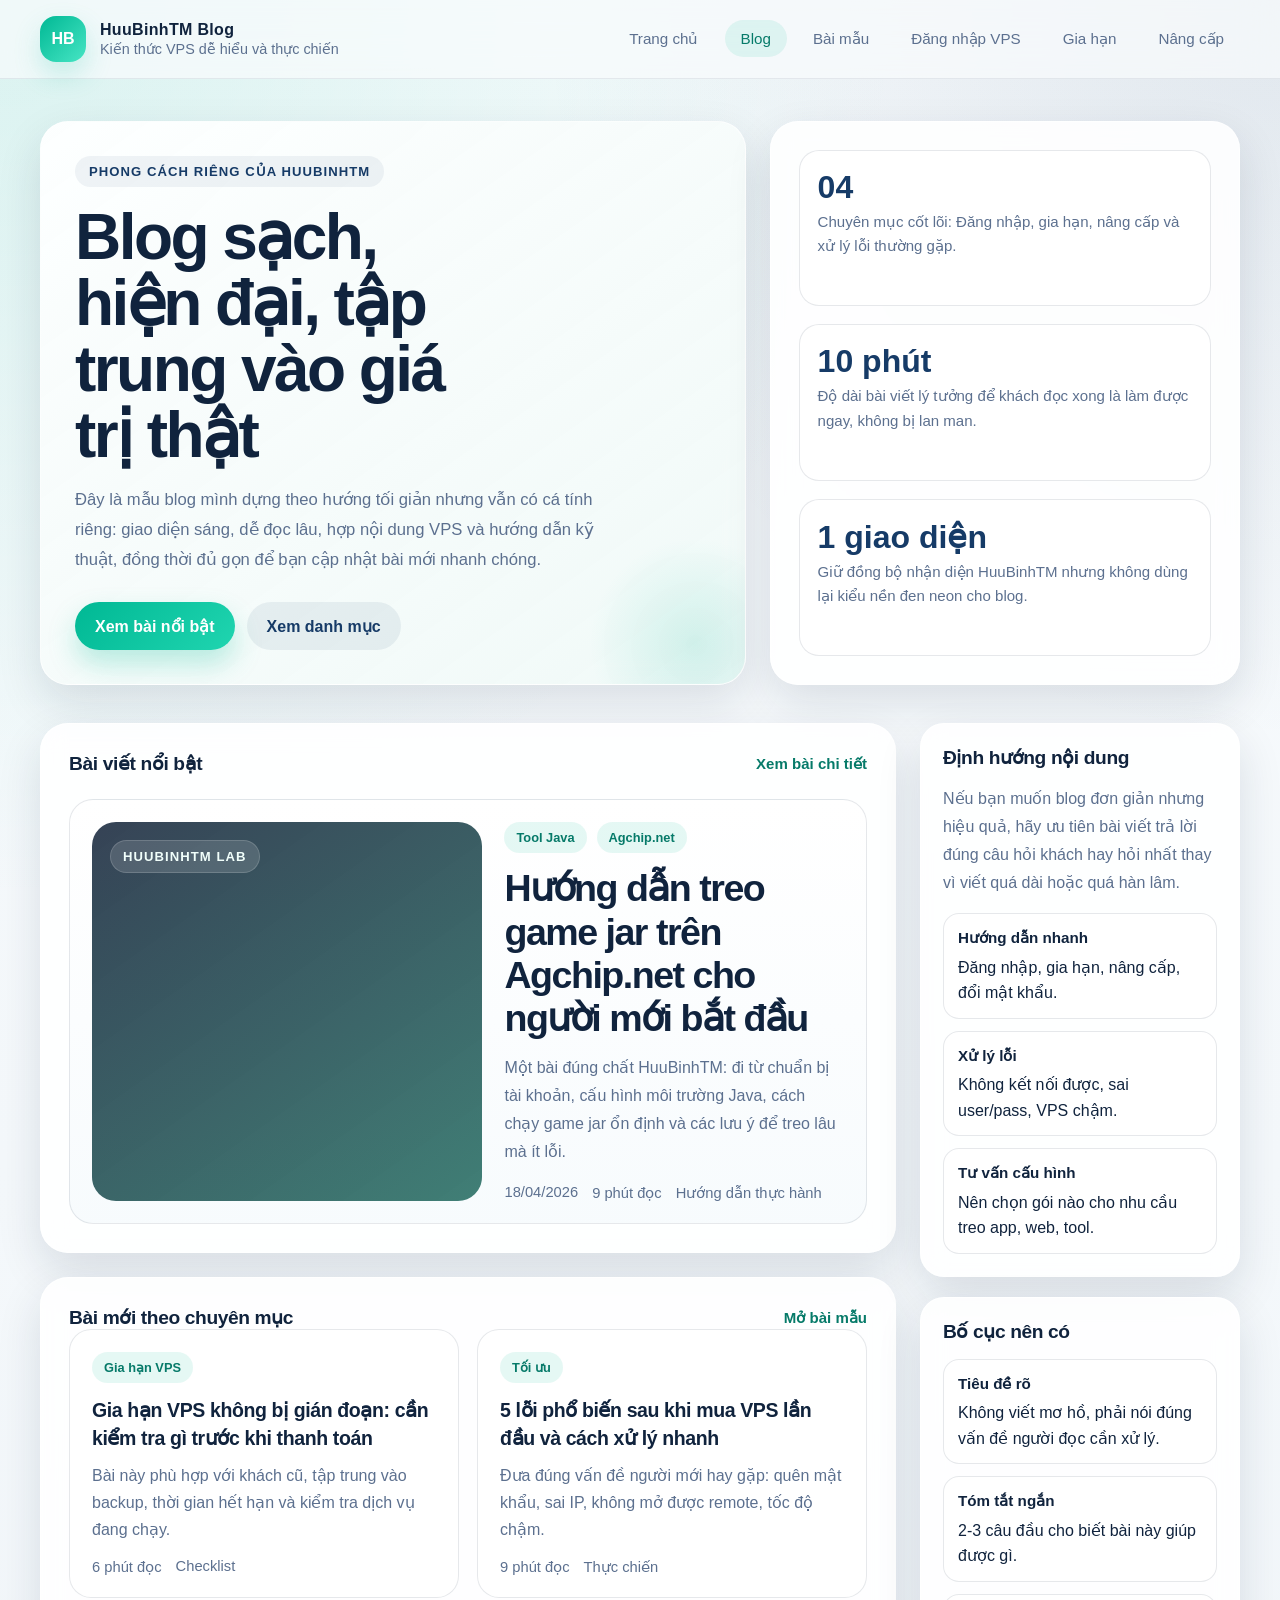
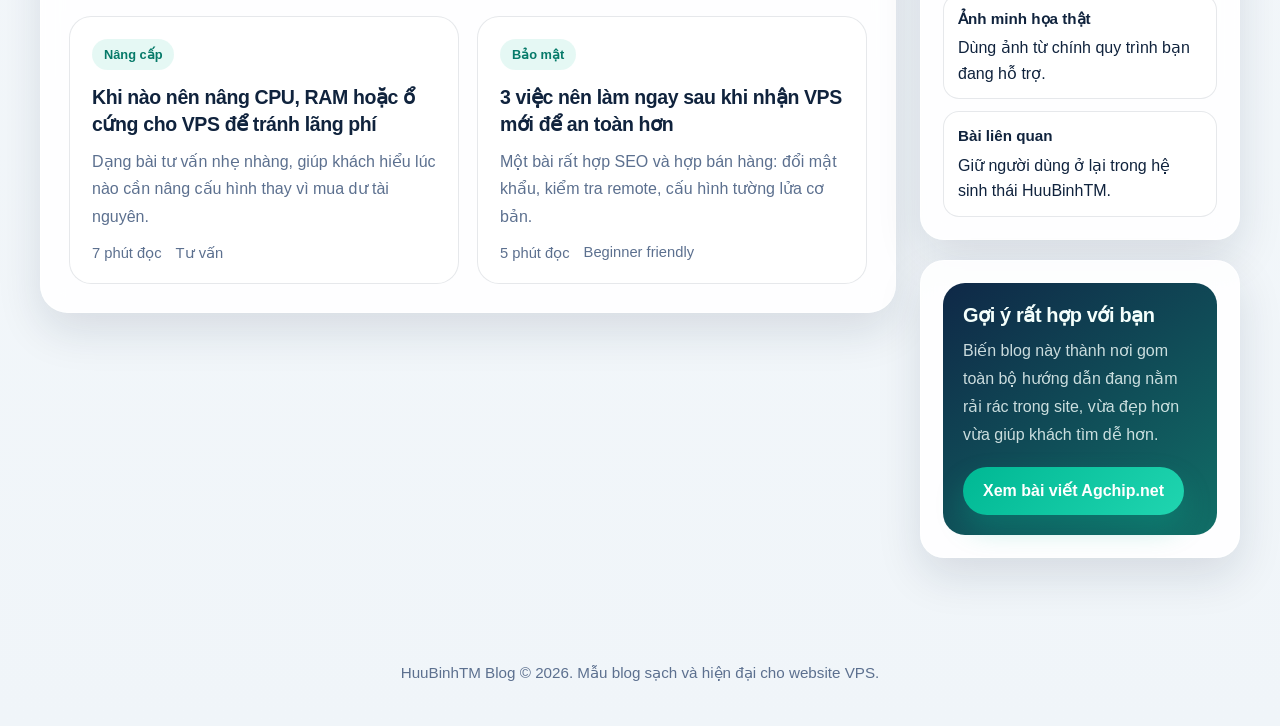
<file: blog-huubinhtm.html>
<!DOCTYPE html>
<html lang="vi">
<head>
  <meta charset="UTF-8">
  <meta name="viewport" content="width=device-width, initial-scale=1.0">
  <title>Blog HuuBinhTM | Kiến thức VPS sạch và hiện đại</title>
  <meta name="description" content="Blog HuuBinhTM chia sẻ hướng dẫn VPS dễ hiểu, thực chiến và các bài viết hỗ trợ khách hàng thao tác nhanh hơn.">
  <link rel="canonical" href="https://vpshuubinh.github.io/hotrovps.online/blog-huubinhtm.html">
  <link rel="image_src" href="https://vpshuubinh.github.io/hotrovps.online/img/anhthumbail-share.jpg">

  <meta property="og:locale" content="vi_VN">
  <meta property="og:type" content="website">
  <meta property="og:site_name" content="HuuBinhTM Blog">
  <meta property="og:title" content="Blog HuuBinhTM | Kiến thức VPS sạch và hiện đại">
  <meta property="og:description" content="Blog HuuBinhTM chia sẻ hướng dẫn VPS dễ hiểu, thực chiến và các bài viết hỗ trợ khách hàng thao tác nhanh hơn.">
  <meta property="og:url" content="https://vpshuubinh.github.io/hotrovps.online/blog-huubinhtm.html">
  <meta property="og:image" content="https://vpshuubinh.github.io/hotrovps.online/img/anhthumbail-share.jpg">
  <meta property="og:image:secure_url" content="https://vpshuubinh.github.io/hotrovps.online/img/anhthumbail-share.jpg">
  <meta property="og:image:type" content="image/jpeg">
  <meta property="og:image:width" content="1200">
  <meta property="og:image:height" content="630">
  <meta property="og:image:alt" content="Ảnh thumbnail Blog HuuBinhTM">

  <meta name="twitter:card" content="summary_large_image">
  <meta name="twitter:title" content="Blog HuuBinhTM | Kiến thức VPS sạch và hiện đại">
  <meta name="twitter:description" content="Blog HuuBinhTM chia sẻ hướng dẫn VPS dễ hiểu, thực chiến và các bài viết hỗ trợ khách hàng thao tác nhanh hơn.">
  <meta name="twitter:image" content="https://vpshuubinh.github.io/hotrovps.online/img/anhthumbail-share.jpg">
  <link rel="stylesheet" href="blog.css">
</head>
<body>
  <header class="site-header">
    <div class="shell site-header-inner">
      <a class="brand" href="index.html">
        <div class="brand-mark">HB</div>
        <div class="brand-text">
          <strong>HuuBinhTM Blog</strong>
          <span>Kiến thức VPS dễ hiểu và thực chiến</span>
        </div>
      </a>

      <nav class="main-nav">
        <a href="index.html">Trang chủ</a>
        <a class="active" href="blog-huubinhtm.html">Blog</a>
        <a href="blog-treo-game-jar-agchip.html">Bài mẫu</a>
        <a href="huong-dan-dang-nhap-vps.html">Đăng nhập VPS</a>
        <a href="huong-dan-gia-han-vps.html">Gia hạn</a>
        <a href="huong-dan-nang-cap-cau-hinh.html">Nâng cấp</a>
      </nav>
    </div>
  </header>

  <section class="hero">
    <div class="shell hero-grid">
      <div class="hero-card">
        <span class="eyebrow">Phong cách riêng của HuuBinhTM</span>
        <h1>Blog sạch, hiện đại, tập trung vào giá trị thật</h1>
        <p>
          Đây là mẫu blog mình dựng theo hướng tối giản nhưng vẫn có cá tính riêng: giao diện sáng,
          dễ đọc lâu, hợp nội dung VPS và hướng dẫn kỹ thuật, đồng thời đủ gọn để bạn cập nhật bài mới nhanh chóng.
        </p>
        <div class="hero-actions">
          <a class="btn btn-primary" href="#bai-viet-noi-bat">Xem bài nổi bật</a>
          <a class="btn btn-secondary" href="#danh-muc">Xem danh mục</a>
        </div>
      </div>

      <aside class="hero-side">
        <div class="stat">
          <strong>04</strong>
          <span>Chuyên mục cốt lõi: Đăng nhập, gia hạn, nâng cấp và xử lý lỗi thường gặp.</span>
        </div>
        <div class="stat">
          <strong>10 phút</strong>
          <span>Độ dài bài viết lý tưởng để khách đọc xong là làm được ngay, không bị lan man.</span>
        </div>
        <div class="stat">
          <strong>1 giao diện</strong>
          <span>Giữ đồng bộ nhận diện HuuBinhTM nhưng không dùng lại kiểu nền đen neon cho blog.</span>
        </div>
      </aside>
    </div>
  </section>

  <main class="layout">
    <div class="shell layout-grid">
      <div class="content-stack">
        <section class="section-card" id="bai-viet-noi-bat">
          <div class="section-header">
            <h2>Bài viết nổi bật</h2>
            <a href="blog-treo-game-jar-agchip.html">Xem bài chi tiết</a>
          </div>

          <div class="featured-article">
            <article class="featured-box">
              <div class="featured-visual"></div>

              <div class="featured-copy">
                <div class="tag-row">
                  <span class="tag">Tool Java</span>
                  <span class="tag">Agchip.net</span>
                </div>
                <h3>Hướng dẫn treo game jar trên Agchip.net cho người mới bắt đầu</h3>
                <p>
                  Một bài đúng chất HuuBinhTM: đi từ chuẩn bị tài khoản, cấu hình môi trường Java,
                  cách chạy game jar ổn định và các lưu ý để treo lâu mà ít lỗi.
                </p>
                <div class="meta">
                  <span>18/04/2026</span>
                  <span>9 phút đọc</span>
                  <span>Hướng dẫn thực hành</span>
                </div>
              </div>
            </article>
          </div>
        </section>

        <section class="section-card" id="danh-muc">
          <div class="section-header">
            <h2>Bài mới theo chuyên mục</h2>
            <a href="blog-treo-game-jar-agchip.html">Mở bài mẫu</a>
          </div>

          <div class="article-grid">
            <article class="article-card">
              <span class="tag">Gia hạn VPS</span>
              <h3>Gia hạn VPS không bị gián đoạn: cần kiểm tra gì trước khi thanh toán</h3>
              <p>Bài này phù hợp với khách cũ, tập trung vào backup, thời gian hết hạn và kiểm tra dịch vụ đang chạy.</p>
              <div class="meta">
                <span>6 phút đọc</span>
                <span>Checklist</span>
              </div>
            </article>

            <article class="article-card">
              <span class="tag">Tối ưu</span>
              <h3>5 lỗi phổ biến sau khi mua VPS lần đầu và cách xử lý nhanh</h3>
              <p>Đưa đúng vấn đề người mới hay gặp: quên mật khẩu, sai IP, không mở được remote, tốc độ chậm.</p>
              <div class="meta">
                <span>9 phút đọc</span>
                <span>Thực chiến</span>
              </div>
            </article>

            <article class="article-card">
              <span class="tag">Nâng cấp</span>
              <h3>Khi nào nên nâng CPU, RAM hoặc ổ cứng cho VPS để tránh lãng phí</h3>
              <p>Dạng bài tư vấn nhẹ nhàng, giúp khách hiểu lúc nào cần nâng cấu hình thay vì mua dư tài nguyên.</p>
              <div class="meta">
                <span>7 phút đọc</span>
                <span>Tư vấn</span>
              </div>
            </article>

            <article class="article-card">
              <span class="tag">Bảo mật</span>
              <h3>3 việc nên làm ngay sau khi nhận VPS mới để an toàn hơn</h3>
              <p>Một bài rất hợp SEO và hợp bán hàng: đổi mật khẩu, kiểm tra remote, cấu hình tường lửa cơ bản.</p>
              <div class="meta">
                <span>5 phút đọc</span>
                <span>Beginner friendly</span>
              </div>
            </article>
          </div>
        </section>
      </div>

      <aside class="sidebar">
        <section class="sidebar-card">
          <h3>Định hướng nội dung</h3>
          <p>
            Nếu bạn muốn blog đơn giản nhưng hiệu quả, hãy ưu tiên bài viết trả lời đúng câu hỏi khách hay hỏi nhất
            thay vì viết quá dài hoặc quá hàn lâm.
          </p>
          <ul class="list">
            <li><strong>Hướng dẫn nhanh</strong>Đăng nhập, gia hạn, nâng cấp, đổi mật khẩu.</li>
            <li><strong>Xử lý lỗi</strong>Không kết nối được, sai user/pass, VPS chậm.</li>
            <li><strong>Tư vấn cấu hình</strong>Nên chọn gói nào cho nhu cầu treo app, web, tool.</li>
          </ul>
        </section>

        <section class="sidebar-card">
          <h3>Bố cục nên có</h3>
          <ul class="list">
            <li><strong>Tiêu đề rõ</strong>Không viết mơ hồ, phải nói đúng vấn đề người đọc cần xử lý.</li>
            <li><strong>Tóm tắt ngắn</strong>2-3 câu đầu cho biết bài này giúp được gì.</li>
            <li><strong>Ảnh minh họa thật</strong>Dùng ảnh từ chính quy trình bạn đang hỗ trợ.</li>
            <li><strong>Bài liên quan</strong>Giữ người dùng ở lại trong hệ sinh thái HuuBinhTM.</li>
          </ul>
        </section>

        <section class="sidebar-card">
          <div class="cta-box">
            <h3>Gợi ý rất hợp với bạn</h3>
            <p>
              Biến blog này thành nơi gom toàn bộ hướng dẫn đang nằm rải rác trong site, vừa đẹp hơn vừa giúp khách tìm dễ hơn.
            </p>
            <a class="btn btn-primary" href="blog-treo-game-jar-agchip.html">Xem bài viết Agchip.net</a>
          </div>
        </section>
      </aside>
    </div>
  </main>

  <footer class="footer shell">
    HuuBinhTM Blog © <span data-current-year></span>. Mẫu blog sạch và hiện đại cho website VPS.
  </footer>

  <script src="blog.js"></script>
</body>
</html>
</file>
<file: blog.css>
:root {
  --bg: #f4f8fb;
  --surface: rgba(255, 255, 255, 0.88);
  --surface-strong: #ffffff;
  --text: #10233d;
  --muted: #5c708f;
  --line: rgba(16, 35, 61, 0.1);
  --brand: #00b894;
  --brand-deep: #067a69;
  --accent: #163b67;
  --shadow: 0 18px 45px rgba(16, 35, 61, 0.12);
  --radius-lg: 28px;
  --radius-md: 20px;
  --radius-sm: 14px;
  --container: 1200px;
  --article: 860px;
}

* {
  box-sizing: border-box;
}

html {
  scroll-behavior: smooth;
}

body {
  margin: 0;
  font-family: "Segoe UI", Arial, sans-serif;
  color: var(--text);
  background:
    radial-gradient(circle at top left, rgba(0, 184, 148, 0.12), transparent 34%),
    radial-gradient(circle at top right, rgba(22, 59, 103, 0.1), transparent 28%),
    linear-gradient(180deg, #f8fbfd 0%, #f0f5f9 100%);
}

a {
  color: inherit;
  text-decoration: none;
}

img {
  max-width: 100%;
  display: block;
}

.shell {
  width: min(var(--container), calc(100% - 32px));
  margin: 0 auto;
}

.site-header {
  position: sticky;
  top: 0;
  z-index: 20;
  backdrop-filter: blur(18px);
  background: rgba(248, 251, 253, 0.72);
  border-bottom: 1px solid rgba(16, 35, 61, 0.08);
}

.site-header-inner {
  display: flex;
  align-items: center;
  justify-content: space-between;
  gap: 24px;
  min-height: 78px;
}

.brand {
  display: flex;
  align-items: center;
  gap: 14px;
}

.brand-mark {
  width: 46px;
  height: 46px;
  border-radius: 16px;
  display: grid;
  place-items: center;
  background: linear-gradient(135deg, var(--brand), #47e5c4);
  color: #ffffff;
  font-weight: 800;
  box-shadow: 0 12px 28px rgba(0, 184, 148, 0.2);
}

.brand-text strong {
  display: block;
  font-size: 1rem;
  letter-spacing: 0.02em;
}

.brand-text span {
  display: block;
  margin-top: 2px;
  color: var(--muted);
  font-size: 0.9rem;
}

.main-nav {
  display: flex;
  align-items: center;
  gap: 10px;
  flex-wrap: wrap;
  justify-content: flex-end;
}

.main-nav a {
  padding: 10px 16px;
  border-radius: 999px;
  color: var(--muted);
  font-size: 0.95rem;
  transition: background 0.2s ease, color 0.2s ease, transform 0.2s ease;
}

.main-nav a:hover,
.main-nav a.active {
  background: rgba(0, 184, 148, 0.1);
  color: var(--brand-deep);
  transform: translateY(-1px);
}

.hero {
  padding: 42px 0 28px;
}

.hero-grid {
  display: grid;
  grid-template-columns: 1.35fr 0.9fr;
  gap: 24px;
  align-items: stretch;
}

.hero-card,
.hero-side {
  border-radius: var(--radius-lg);
  background: var(--surface);
  border: 1px solid rgba(255, 255, 255, 0.65);
  box-shadow: var(--shadow);
  backdrop-filter: blur(14px);
}

.hero-card {
  padding: 34px;
  position: relative;
  overflow: hidden;
  background:
    linear-gradient(145deg, rgba(255, 255, 255, 0.96), rgba(242, 250, 248, 0.88)),
    linear-gradient(135deg, rgba(0, 184, 148, 0.12), rgba(22, 59, 103, 0.05));
}

.hero-card::after {
  content: "";
  position: absolute;
  inset: auto -60px -70px auto;
  width: 220px;
  height: 220px;
  border-radius: 999px;
  background: radial-gradient(circle, rgba(0, 184, 148, 0.14), transparent 68%);
}

.eyebrow {
  display: inline-flex;
  align-items: center;
  gap: 8px;
  padding: 8px 14px;
  border-radius: 999px;
  background: rgba(22, 59, 103, 0.06);
  color: var(--accent);
  font-size: 0.82rem;
  font-weight: 700;
  text-transform: uppercase;
  letter-spacing: 0.08em;
}

.hero-card h1 {
  max-width: 12ch;
  margin: 18px 0 16px;
  font-size: clamp(2.3rem, 5vw, 4.3rem);
  line-height: 1.03;
  letter-spacing: -0.04em;
}

.hero-card p {
  max-width: 58ch;
  color: var(--muted);
  font-size: 1.04rem;
  line-height: 1.8;
  margin: 0 0 28px;
}

.hero-actions {
  display: flex;
  flex-wrap: wrap;
  gap: 12px;
}

.btn {
  display: inline-flex;
  align-items: center;
  justify-content: center;
  min-height: 48px;
  padding: 0 20px;
  border-radius: 999px;
  font-weight: 700;
  transition: transform 0.2s ease, box-shadow 0.2s ease, background 0.2s ease;
}

.btn-primary {
  background: linear-gradient(135deg, var(--brand), #20d5b0);
  color: #ffffff;
  box-shadow: 0 14px 28px rgba(0, 184, 148, 0.26);
}

.btn-secondary {
  background: rgba(22, 59, 103, 0.07);
  color: var(--accent);
}

.btn:hover {
  transform: translateY(-2px);
}

.hero-side {
  padding: 28px;
  display: grid;
  gap: 18px;
}

.stat {
  padding: 18px 18px 16px;
  border-radius: var(--radius-md);
  background: rgba(255, 255, 255, 0.92);
  border: 1px solid var(--line);
}

.stat strong {
  display: block;
  font-size: 2rem;
  margin-bottom: 4px;
  color: var(--accent);
}

.stat span {
  color: var(--muted);
  line-height: 1.6;
  font-size: 0.94rem;
}

.layout {
  padding: 10px 0 80px;
}

.layout-grid {
  display: grid;
  grid-template-columns: minmax(0, 2.1fr) 320px;
  gap: 24px;
  align-items: start;
}

.section-card {
  background: var(--surface);
  border: 1px solid rgba(255, 255, 255, 0.72);
  border-radius: var(--radius-lg);
  box-shadow: var(--shadow);
  backdrop-filter: blur(12px);
}

.content-stack {
  display: grid;
  gap: 24px;
}

.section-header {
  display: flex;
  align-items: center;
  justify-content: space-between;
  gap: 16px;
  padding: 28px 28px 0;
}

.section-header h2,
.sidebar-card h3 {
  margin: 0;
  font-size: 1.2rem;
  letter-spacing: -0.02em;
}

.section-header a {
  color: var(--brand-deep);
  font-weight: 700;
  font-size: 0.94rem;
}

.featured-article {
  padding: 0 28px 28px;
}

.featured-box {
  display: grid;
  grid-template-columns: 1.15fr 1fr;
  gap: 22px;
  padding: 22px;
  margin-top: 24px;
  border-radius: 24px;
  background:
    linear-gradient(180deg, rgba(255, 255, 255, 0.96), rgba(247, 251, 253, 0.96));
  border: 1px solid var(--line);
}

.featured-visual {
  min-height: 290px;
  border-radius: 24px;
  overflow: hidden;
  position: relative;
  background:
    linear-gradient(145deg, rgba(9, 25, 48, 0.82), rgba(13, 92, 80, 0.78)),
    url('https://images.unsplash.com/photo-1518770660439-4636190af475?auto=format&fit=crop&w=1200&q=80') center/cover;
}

.featured-visual::before {
  content: "HuuBinhTM Lab";
  position: absolute;
  top: 18px;
  left: 18px;
  padding: 8px 12px;
  border-radius: 999px;
  background: rgba(255, 255, 255, 0.14);
  border: 1px solid rgba(255, 255, 255, 0.16);
  color: #f1fffb;
  font-size: 0.82rem;
  font-weight: 700;
  letter-spacing: 0.08em;
  text-transform: uppercase;
}

.featured-copy {
  display: flex;
  flex-direction: column;
  justify-content: center;
}

.tag-row {
  display: flex;
  gap: 10px;
  flex-wrap: wrap;
  margin-bottom: 14px;
}

.tag {
  display: inline-flex;
  padding: 8px 12px;
  border-radius: 999px;
  background: rgba(0, 184, 148, 0.1);
  color: var(--brand-deep);
  font-size: 0.8rem;
  font-weight: 700;
}

.featured-copy h3 {
  margin: 0 0 14px;
  font-size: clamp(1.7rem, 3vw, 2.35rem);
  line-height: 1.15;
  letter-spacing: -0.04em;
}

.featured-copy p,
.sidebar-card p {
  color: var(--muted);
  line-height: 1.75;
}

.featured-copy p {
  margin: 0 0 18px;
}

.meta {
  display: flex;
  flex-wrap: wrap;
  gap: 14px;
  color: var(--muted);
  font-size: 0.92rem;
}

.article-grid {
  padding: 0 28px 28px;
  display: grid;
  grid-template-columns: repeat(2, minmax(0, 1fr));
  gap: 18px;
}

.article-card {
  padding: 22px;
  border-radius: 22px;
  background: rgba(255, 255, 255, 0.96);
  border: 1px solid var(--line);
  transition: transform 0.2s ease, box-shadow 0.2s ease;
}

.article-card:hover {
  transform: translateY(-4px);
  box-shadow: 0 16px 32px rgba(16, 35, 61, 0.08);
}

.article-card h3 {
  margin: 14px 0 10px;
  font-size: 1.22rem;
  line-height: 1.4;
  letter-spacing: -0.02em;
}

.article-card p {
  margin: 0 0 14px;
  color: var(--muted);
  line-height: 1.7;
}

.sidebar {
  display: grid;
  gap: 20px;
  position: sticky;
  top: 96px;
}

.sidebar-card {
  padding: 22px;
  background: var(--surface);
  border: 1px solid rgba(255, 255, 255, 0.72);
  border-radius: 24px;
  box-shadow: var(--shadow);
  backdrop-filter: blur(12px);
}

.list {
  display: grid;
  gap: 12px;
  margin: 16px 0 0;
  padding: 0;
  list-style: none;
}

.list li {
  padding: 12px 14px;
  border-radius: 16px;
  background: rgba(255, 255, 255, 0.92);
  border: 1px solid var(--line);
  color: var(--text);
  line-height: 1.6;
}

.list strong {
  display: block;
  font-size: 0.95rem;
  margin-bottom: 4px;
}

.cta-box {
  padding: 20px;
  border-radius: 22px;
  background: linear-gradient(145deg, #0f2847, #116f67);
  color: #f4fffc;
}

.cta-box h3 {
  margin: 0 0 10px;
  font-size: 1.25rem;
}

.cta-box p {
  margin: 0 0 18px;
  color: rgba(244, 255, 252, 0.82);
}

.footer {
  padding: 26px 0 44px;
  color: var(--muted);
  text-align: center;
  font-size: 0.95rem;
}

.article-page {
  padding: 36px 0 80px;
}

.article-shell {
  width: min(var(--article), calc(100% - 32px));
  margin: 0 auto;
}

.article-wrap {
  padding: 34px;
  border-radius: 28px;
  background: rgba(255, 255, 255, 0.92);
  border: 1px solid rgba(255, 255, 255, 0.7);
  box-shadow: var(--shadow);
  backdrop-filter: blur(12px);
}

.breadcrumb {
  display: flex;
  flex-wrap: wrap;
  gap: 8px;
  align-items: center;
  color: var(--muted);
  font-size: 0.92rem;
  margin-bottom: 18px;
}

.article-header {
  margin-bottom: 26px;
}

.article-header h1 {
  margin: 14px 0 16px;
  font-size: clamp(2rem, 4vw, 3.4rem);
  line-height: 1.12;
  letter-spacing: -0.04em;
}

.article-lead {
  margin: 0;
  color: var(--muted);
  font-size: 1.04rem;
  line-height: 1.85;
}

.article-cover {
  margin: 26px 0 32px;
  border-radius: 24px;
  overflow: hidden;
  background: url('img/anhthumbail.png') center/cover no-repeat;
  min-height: 360px;
  position: relative;
}

.article-cover::after {
  content: none;
}

.article-content {
  display: grid;
  gap: 26px;
}

.article-section h2 {
  margin: 0 0 14px;
  font-size: 1.6rem;
  letter-spacing: -0.03em;
}

.article-section p,
.article-section li {
  color: #2d4463;
  line-height: 1.9;
  font-size: 1rem;
}

.article-section ul,
.article-section ol {
  margin: 0;
  padding-left: 22px;
}

.callout {
  padding: 18px 20px;
  border-radius: 20px;
  background: linear-gradient(145deg, rgba(0, 184, 148, 0.08), rgba(22, 59, 103, 0.05));
  border: 1px solid rgba(0, 184, 148, 0.16);
}

.steps {
  display: grid;
  gap: 14px;
}

.step-card {
  padding: 18px 18px 16px;
  border-radius: 20px;
  background: #ffffff;
  border: 1px solid var(--line);
}

.step-card strong {
  display: block;
  margin-bottom: 8px;
  font-size: 1rem;
  color: var(--accent);
}

.step-image-placeholder {
  margin-top: 14px;
  min-height: 180px;
  border-radius: 18px;
  border: 1.5px dashed rgba(0, 184, 148, 0.32);
  background:
    linear-gradient(145deg, rgba(0, 184, 148, 0.08), rgba(22, 59, 103, 0.04));
  display: grid;
  place-items: center;
  text-align: center;
  color: var(--brand-deep);
  font-weight: 700;
  line-height: 1.7;
  padding: 20px;
}

.step-image {
  margin-top: 14px;
  border-radius: 18px;
  overflow: hidden;
  border: 1px solid rgba(16, 35, 61, 0.08);
  background: rgba(255, 255, 255, 0.88);
  box-shadow: 0 14px 32px rgba(16, 35, 61, 0.08);
}

.step-image img {
  width: 100%;
  height: auto;
  display: block;
  cursor: zoom-in;
  transition: transform 0.25s ease, box-shadow 0.25s ease;
}

.step-image img:hover {
  transform: scale(1.01);
  box-shadow: 0 16px 34px rgba(16, 35, 61, 0.12);
}

.blog-image-modal {
  display: none;
  position: fixed;
  inset: 0;
  z-index: 9999;
  background: rgba(6, 14, 24, 0.92);
  align-items: center;
  justify-content: center;
  padding: 24px;
  cursor: zoom-out;
}

.blog-image-modal.active {
  display: flex;
}

.blog-image-modal-content {
  position: relative;
  width: min(1100px, 94vw);
  max-height: 92vh;
  padding: 60px 72px 28px;
  text-align: center;
}

.blog-image-modal-img {
  max-width: 100%;
  max-height: 72vh;
  border-radius: 18px;
  box-shadow: 0 18px 45px rgba(0, 0, 0, 0.3);
  cursor: grab;
  transition: transform 0.12s ease-out;
  transform-origin: center center;
  will-change: transform;
}

.blog-image-modal-img.is-dragging {
  cursor: grabbing;
}

.blog-image-modal-close {
  position: absolute;
  top: 0;
  right: 0;
  width: 46px;
  height: 46px;
  border: 0;
  border-radius: 50%;
  background: linear-gradient(135deg, var(--brand), #20d5b0);
  color: #ffffff;
  font-size: 26px;
  font-weight: 700;
  cursor: pointer;
  box-shadow: 0 14px 28px rgba(0, 184, 148, 0.28);
}

.blog-image-modal-caption {
  margin-top: 14px;
  color: #e8f1fb;
  line-height: 1.7;
}

.blog-image-modal-hint {
  margin-top: 8px;
  color: rgba(232, 241, 251, 0.72);
  font-size: 0.92rem;
}

.blog-image-modal-counter {
  position: absolute;
  top: 6px;
  left: 0;
  padding: 8px 14px;
  border-radius: 999px;
  background: rgba(255, 255, 255, 0.1);
  color: #eef7ff;
  font-size: 0.92rem;
  font-weight: 700;
}

.blog-image-modal-nav {
  position: absolute;
  top: 50%;
  transform: translateY(-50%);
  width: 52px;
  height: 52px;
  border: 0;
  border-radius: 16px;
  background: rgba(255, 255, 255, 0.1);
  color: #ffffff;
  font-size: 30px;
  line-height: 1;
  cursor: pointer;
  transition: background 0.2s ease, transform 0.2s ease, opacity 0.2s ease;
}

.blog-image-modal-nav:hover {
  background: rgba(32, 213, 176, 0.92);
  transform: translateY(-50%) scale(1.03);
}

.blog-image-modal-prev {
  left: 0;
}

.blog-image-modal-next {
  right: 0;
}

.blog-image-modal-nav[disabled] {
  opacity: 0.4;
  cursor: not-allowed;
}

.article-footer-box {
  display: flex;
  flex-wrap: wrap;
  gap: 14px;
  justify-content: space-between;
  align-items: center;
  padding-top: 8px;
  border-top: 1px solid var(--line);
}

.related-links {
  display: flex;
  flex-wrap: wrap;
  gap: 10px;
}

@media (max-width: 1024px) {
  .hero-grid,
  .layout-grid,
  .featured-box {
    grid-template-columns: 1fr;
  }

  .sidebar {
    position: static;
  }
}

@media (max-width: 720px) {
  .shell,
  .article-shell {
    width: min(100% - 20px, var(--container));
  }

  .site-header {
    position: static;
  }

  .site-header-inner {
    padding: 14px 0 16px;
    align-items: flex-start;
    gap: 14px;
    flex-direction: column;
  }

  .brand {
    width: 100%;
    align-items: flex-start;
  }

  .brand-mark {
    width: 42px;
    height: 42px;
    border-radius: 14px;
    font-size: 1.1rem;
  }

  .brand-text strong {
    font-size: 0.98rem;
  }

  .brand-text span {
    font-size: 0.82rem;
    line-height: 1.45;
    max-width: 22ch;
  }

  .main-nav {
    width: 100%;
    display: grid;
    grid-template-columns: repeat(2, minmax(0, 1fr));
    gap: 10px;
  }

  .main-nav a {
    min-height: 44px;
    display: flex;
    align-items: center;
    justify-content: center;
    text-align: center;
    padding: 10px 12px;
    background: rgba(255, 255, 255, 0.64);
    border: 1px solid rgba(16, 35, 61, 0.06);
    border-radius: 16px;
    font-size: 0.92rem;
  }

  .article-page {
    padding: 18px 0 56px;
  }

  .hero-card,
  .hero-side,
  .section-header,
  .featured-article,
  .article-grid,
  .sidebar-card,
  .article-wrap {
    padding-left: 18px;
    padding-right: 18px;
  }

  .hero {
    padding: 20px 0 18px;
  }

  .featured-box {
    padding: 16px;
  }

  .article-grid {
    grid-template-columns: 1fr;
  }

  .hero-card {
    padding-top: 22px;
    padding-bottom: 22px;
    border-radius: 22px;
  }

  .hero-card h1 {
    max-width: none;
    font-size: clamp(1.95rem, 9vw, 2.8rem);
    margin-bottom: 12px;
  }

  .hero-card p {
    font-size: 0.98rem;
    line-height: 1.72;
    margin-bottom: 18px;
  }

  .hero-side,
  .section-card,
  .sidebar-card,
  .article-wrap {
    border-radius: 22px;
  }

  .article-wrap {
    padding-top: 22px;
    padding-bottom: 22px;
  }

  .breadcrumb {
    font-size: 0.84rem;
    line-height: 1.6;
    margin-bottom: 14px;
  }

  .article-header {
    margin-bottom: 20px;
  }

  .article-header h1 {
    font-size: clamp(1.95rem, 9vw, 2.6rem);
    line-height: 1.14;
    margin: 12px 0 14px;
  }

  .article-lead {
    font-size: 0.98rem;
    line-height: 1.78;
  }

  .meta {
    gap: 8px 12px;
    font-size: 0.88rem;
  }

  .article-content {
    gap: 20px;
  }

  .article-section h2 {
    font-size: 1.34rem;
    margin-bottom: 12px;
  }

  .article-section p,
  .article-section li {
    font-size: 0.98rem;
    line-height: 1.78;
  }

  .steps {
    gap: 12px;
  }

  .step-card {
    padding: 16px;
    border-radius: 18px;
  }

  .callout {
    padding: 16px;
    border-radius: 18px;
  }

  .article-cover {
    min-height: 210px;
    margin: 20px 0 24px;
    border-radius: 20px;
  }

  .article-cover::after {
    content: none;
  }

  .blog-image-modal-content {
    width: 100vw;
    padding: 76px 16px 24px;
  }

  .blog-image-modal-img {
    max-width: 94vw;
    max-height: 62vh;
  }

  .blog-image-modal-counter {
    left: 10px;
  }

  .blog-image-modal-nav {
    top: auto;
    bottom: 102px;
    transform: none;
    width: 56px;
    height: 56px;
    border-radius: 18px;
  }

  .blog-image-modal-nav:hover {
    transform: scale(1.03);
  }

  .blog-image-modal-prev {
    left: 10px;
  }

  .blog-image-modal-next {
    right: 10px;
  }
}
</file>
